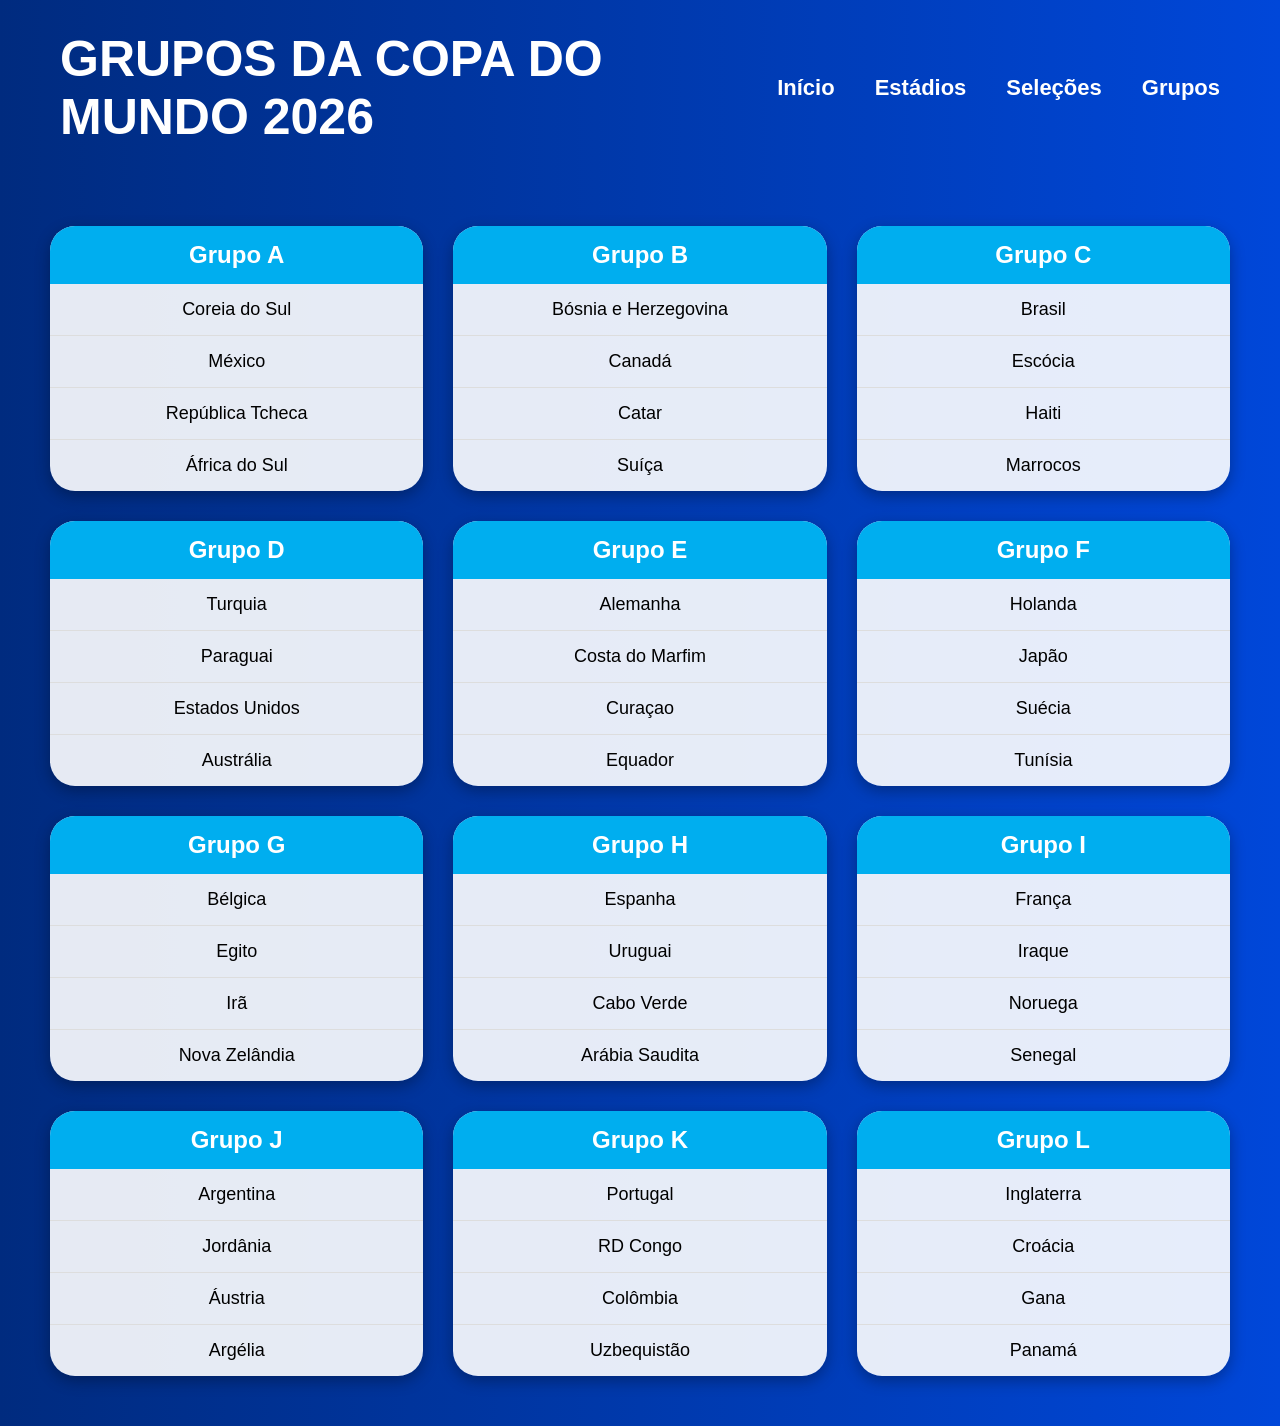
<file: site completo/grupos.html>
<!DOCTYPE html>
<html lang="pt-br">
<head>
    <meta charset="UTF-8">
    <meta name="viewport" content="width=device-width, initial-scale=1.0">
    <title>Grupos da Copa do Mundo 2026</title>
    <link rel="stylesheet" href="grupos.css">
</head>
<body>

<header>

    <h1>GRUPOS DA COPA DO MUNDO 2026</h1>

    <nav>
        <a href="index.html">Início</a>
        <a href="estadios.html">Estádios</a>
        <a href="selecoes.html">Seleções</a>
        <a href="grupos.html">Grupos</a>
    </nav>

</header>

<div class="grupos">

    <div class="grupo">
        <h2>Grupo A</h2>
        <ul>
            <li>Coreia do Sul</li>
            <li>México</li>
            <li>República Tcheca</li>
            <li>África do Sul</li>
        </ul>
    </div>

    <div class="grupo">
        <h2>Grupo B</h2>
        <ul>
            <li>Bósnia e Herzegovina</li>
            <li>Canadá</li>
            <li>Catar</li>
            <li>Suíça</li>
        </ul>
    </div>

    <div class="grupo">
        <h2>Grupo C</h2>
        <ul>
            <li>Brasil</li>
            <li>Escócia</li>
            <li>Haiti</li>
            <li>Marrocos</li>
        </ul>
    </div>

    <div class="grupo">
        <h2>Grupo D</h2>
        <ul>
            <li>Turquia</li>
            <li>Paraguai</li>
            <li>Estados Unidos</li>
            <li>Austrália</li>
        </ul>
    </div>

    <div class="grupo">
        <h2>Grupo E</h2>
        <ul>
            <li>Alemanha</li>
            <li>Costa do Marfim</li>
            <li>Curaçao</li>
            <li>Equador</li>
        </ul>
    </div>

    <div class="grupo">
        <h2>Grupo F</h2>
        <ul>
            <li>Holanda</li>
            <li>Japão</li>
            <li>Suécia</li>
            <li>Tunísia</li>
        </ul>
    </div>

    <div class="grupo">
        <h2>Grupo G</h2>
        <ul>
            <li>Bélgica</li>
            <li>Egito</li>
            <li>Irã</li>
            <li>Nova Zelândia</li>
        </ul>
    </div>

    <div class="grupo">
        <h2>Grupo H</h2>
        <ul>
            <li>Espanha</li>
            <li>Uruguai</li>
            <li>Cabo Verde</li>
            <li>Arábia Saudita</li>
        </ul>
    </div>

    <div class="grupo">
        <h2>Grupo I</h2>
        <ul>
            <li>França</li>
            <li>Iraque</li>
            <li>Noruega</li>
            <li>Senegal</li>
        </ul>
    </div>

    <div class="grupo">
        <h2>Grupo J</h2>
        <ul>
            <li>Argentina</li>
            <li>Jordânia</li>
            <li>Áustria</li>
            <li>Argélia</li>
        </ul>
    </div>

    <div class="grupo">
        <h2>Grupo K</h2>
        <ul>
            <li>Portugal</li>
            <li>RD Congo</li>
            <li>Colômbia</li>
            <li>Uzbequistão</li>
        </ul>
    </div>

    <div class="grupo">
        <h2>Grupo L</h2>
        <ul>
            <li>Inglaterra</li>
            <li>Croácia</li>
            <li>Gana</li>
            <li>Panamá</li>
        </ul>
    </div>

</div>

</body>
</html>
</file>
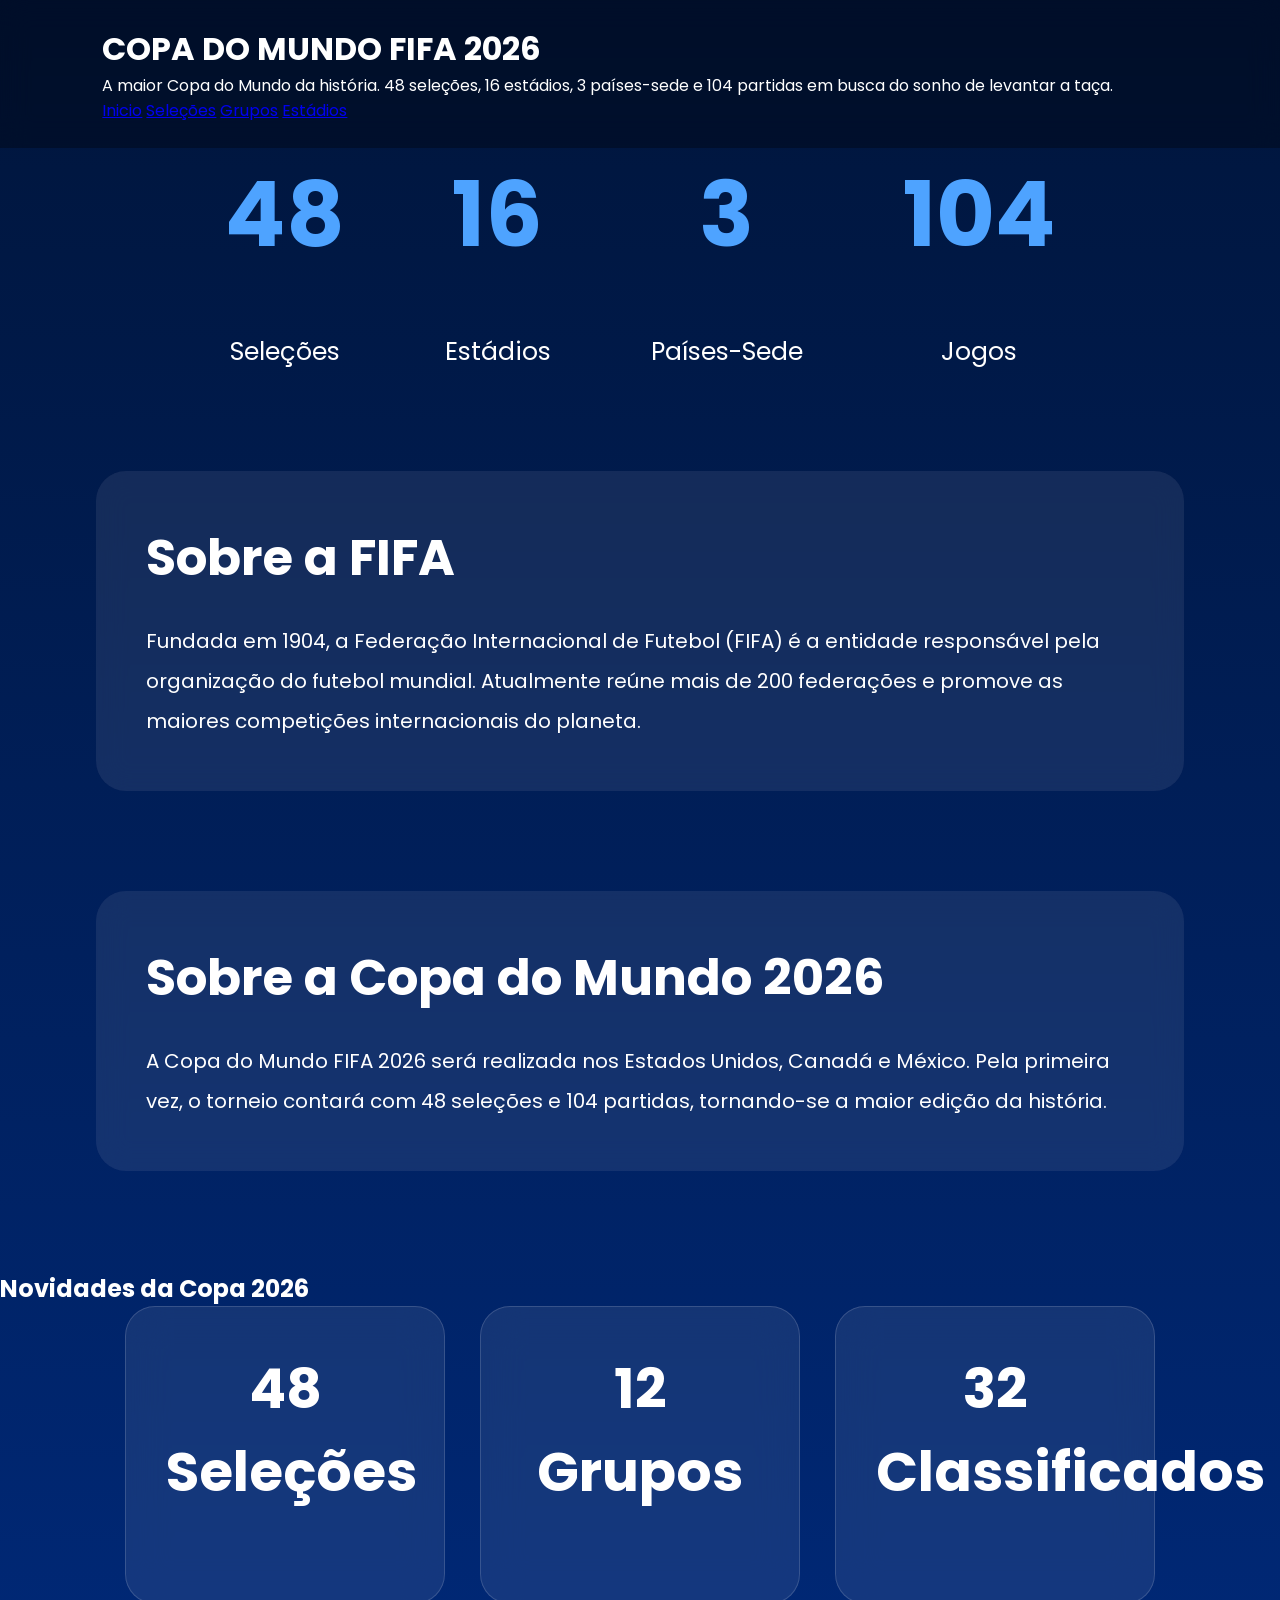
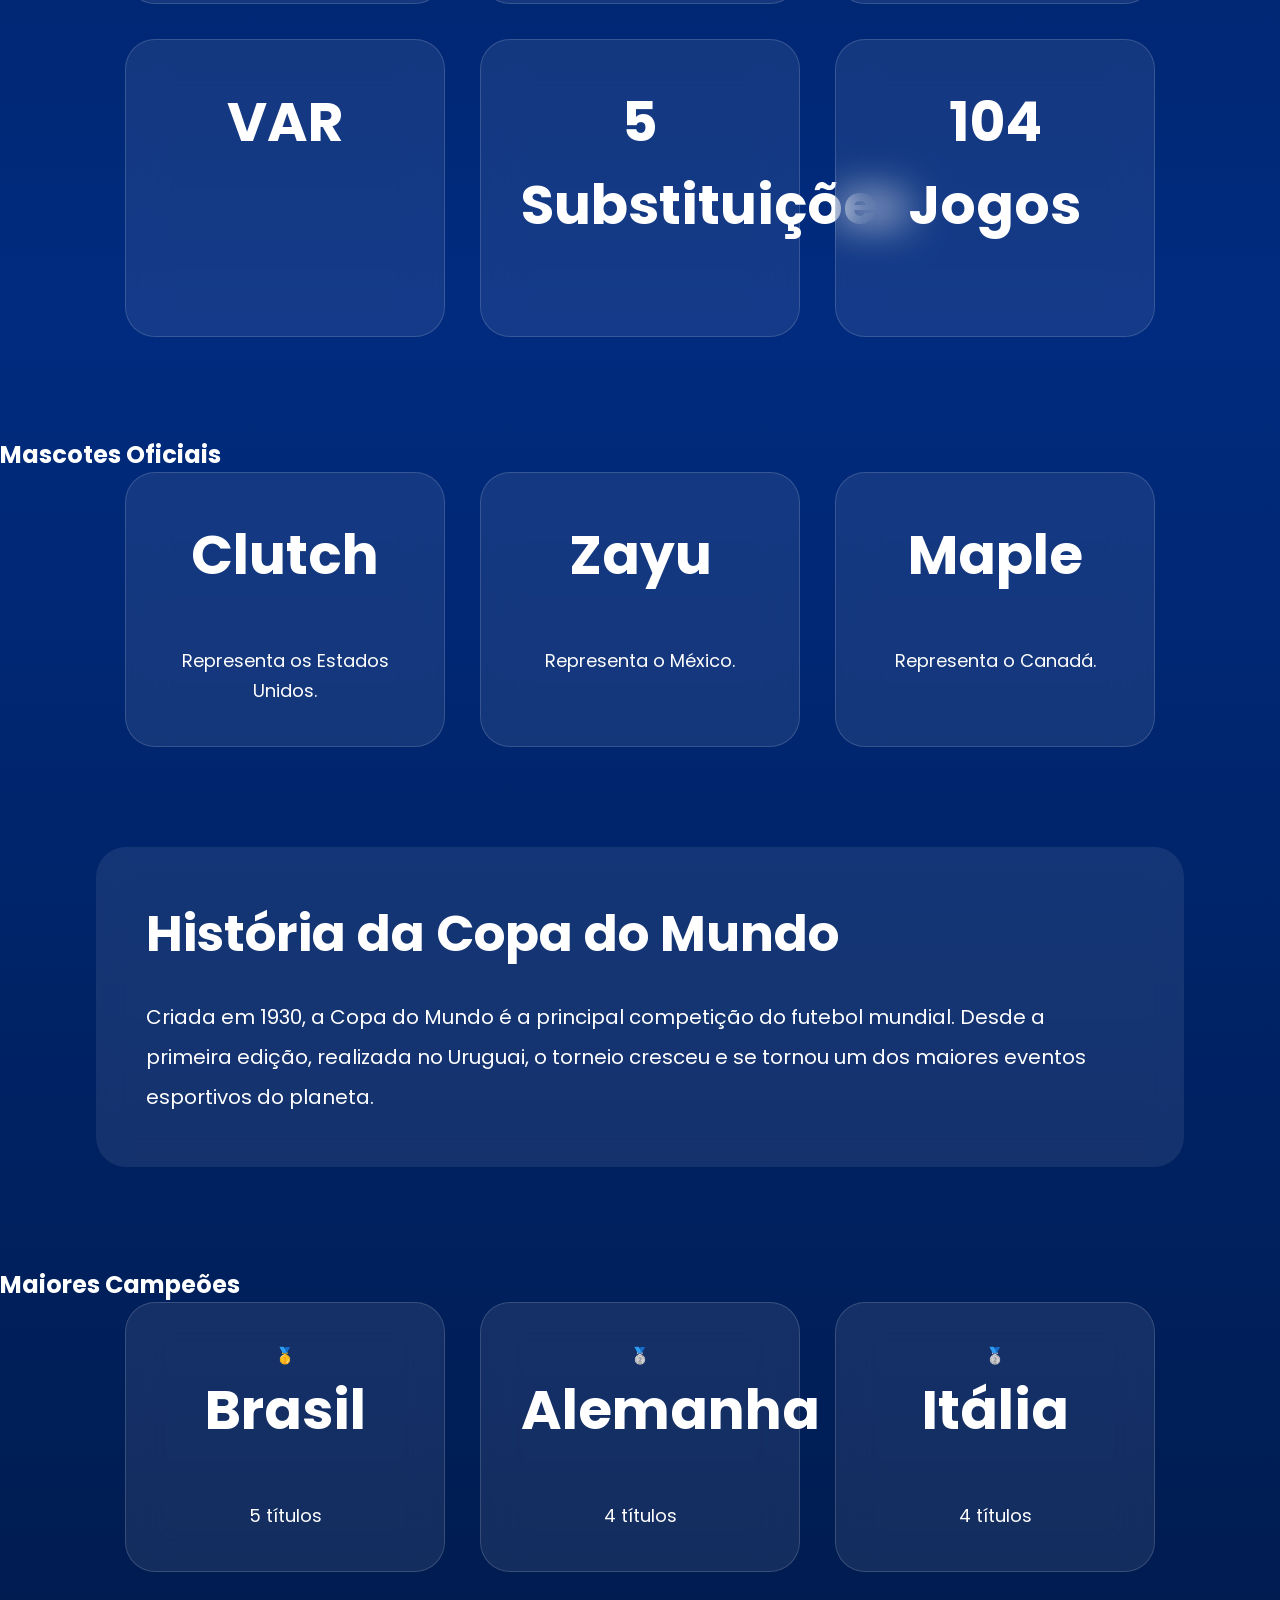
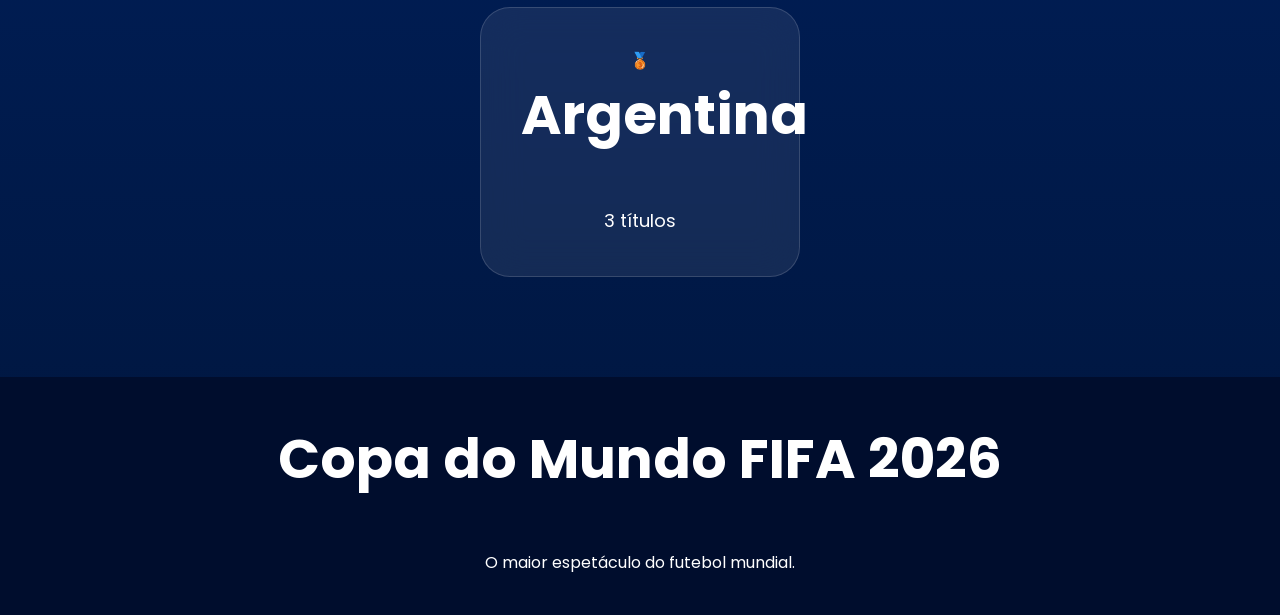
<file: site completo/inicio.html>
<!DOCTYPE html>
<html lang="pt-br">
<head>
    <meta charset="UTF-8">
    <meta name="viewport" content="width=device-width, initial-scale=1.0">
    <title>Copa do Mundo FIFA 2026</title>
    <link rel="stylesheet" href="inicio.css">

    <link rel="preconnect" href="https://fonts.googleapis.com">
    <link rel="preconnect" href="https://fonts.gstatic.com" crossorigin>
    <link href="https://fonts.googleapis.com/css2?family=Poppins:wght@300;400;600;700;800&display=swap" rel="stylesheet">
</head>
<body>

<header class="banner">
    <div class="conteudo-banner">
        <h1>COPA DO MUNDO FIFA 2026</h1>

        <p>
            A maior Copa do Mundo da história. 48 seleções, 16 estádios,
            3 países-sede e 104 partidas em busca do sonho de levantar a taça.
        </p>

        <div class="botoes">
            <a href="inicio.html">Inicio</a>
            <a href="selecoes.html">Seleções</a>
            <a href="grupos.html">Grupos</a>
            <a href="estadios.html">Estádios</a>
        </div>
    </div>
</header>

<section class="estatisticas">

    <div class="numero">
        <h2>48</h2>
        <span>Seleções</span>
    </div>

    <div class="numero">
        <h2>16</h2>
        <span>Estádios</span>
    </div>

    <div class="numero">
        <h2>3</h2>
        <span>Países-Sede</span>
    </div>

    <div class="numero">
        <h2>104</h2>
        <span>Jogos</span>
    </div>

</section>

<section class="caixa">
    <h1> Sobre a FIFA</h1>

    <p>
        Fundada em 1904, a Federação Internacional de Futebol (FIFA) é a entidade responsável pela organização do futebol mundial. Atualmente reúne mais de 200 federações e promove as maiores competições internacionais do planeta.
    </p>
</section>

<section class="caixa">
    <h1> Sobre a Copa do Mundo 2026</h1>

    <p>
        A Copa do Mundo FIFA 2026 será realizada nos Estados Unidos, Canadá e México. Pela primeira vez, o torneio contará com 48 seleções e 104 partidas, tornando-se a maior edição da história.
    </p>
</section>

<section>

    <h1 class="titulo"> Novidades da Copa 2026</h1>

    <div class="cards">

        <div class="card"><h2>48 Seleções</h2></div>

        <div class="card"><h2>12 Grupos</h2></div>

        <div class="card"><h2>32 Classificados</h2></div>

        <div class="card"><h2>VAR</h2></div>

        <div class="card"><h2>5 Substituições</h2></div>

        <div class="card"><h2>104 Jogos</h2></div>

    </div>

</section>

<section>

    <h1 class="titulo">Mascotes Oficiais</h1>

    <div class="cards">

        <div class="card">
            
            <h2>Clutch</h2>
            <p>Representa os Estados Unidos.</p>
        </div>

        <div class="card">
            
            <h2>Zayu</h2>
            <p>Representa o México.</p>
        </div>

        <div class="card">
            
            <h2>Maple</h2>
            <p>Representa o Canadá.</p>
        </div>

    </div>

</section>

<section class="caixa">

    <h1>História da Copa do Mundo</h1>

    <p>
        Criada em 1930, a Copa do Mundo é a principal competição do futebol mundial. Desde a primeira edição, realizada no Uruguai, o torneio cresceu e se tornou um dos maiores eventos esportivos do planeta.
    </p>

</section>

<section>

    <h1 class="titulo"> Maiores Campeões</h1>

    <div class="cards">

        <div class="card">
            🥇
            <h2>Brasil</h2>
            <p>5 títulos</p>
        </div>

        <div class="card">
            🥈
            <h2>Alemanha</h2>
            <p>4 títulos</p>
        </div>

        <div class="card">
            🥈
            <h2>Itália</h2>
            <p>4 títulos</p>
        </div>

        <div class="card">
            🥉
            <h2>Argentina</h2>
            <p>3 títulos</p>
        </div>

    </div>

</section>

<footer>

    <h2>Copa do Mundo FIFA 2026</h2>

    <p>
        O maior espetáculo do futebol mundial.
    </p>

</footer>

</body>
</html>
</file>
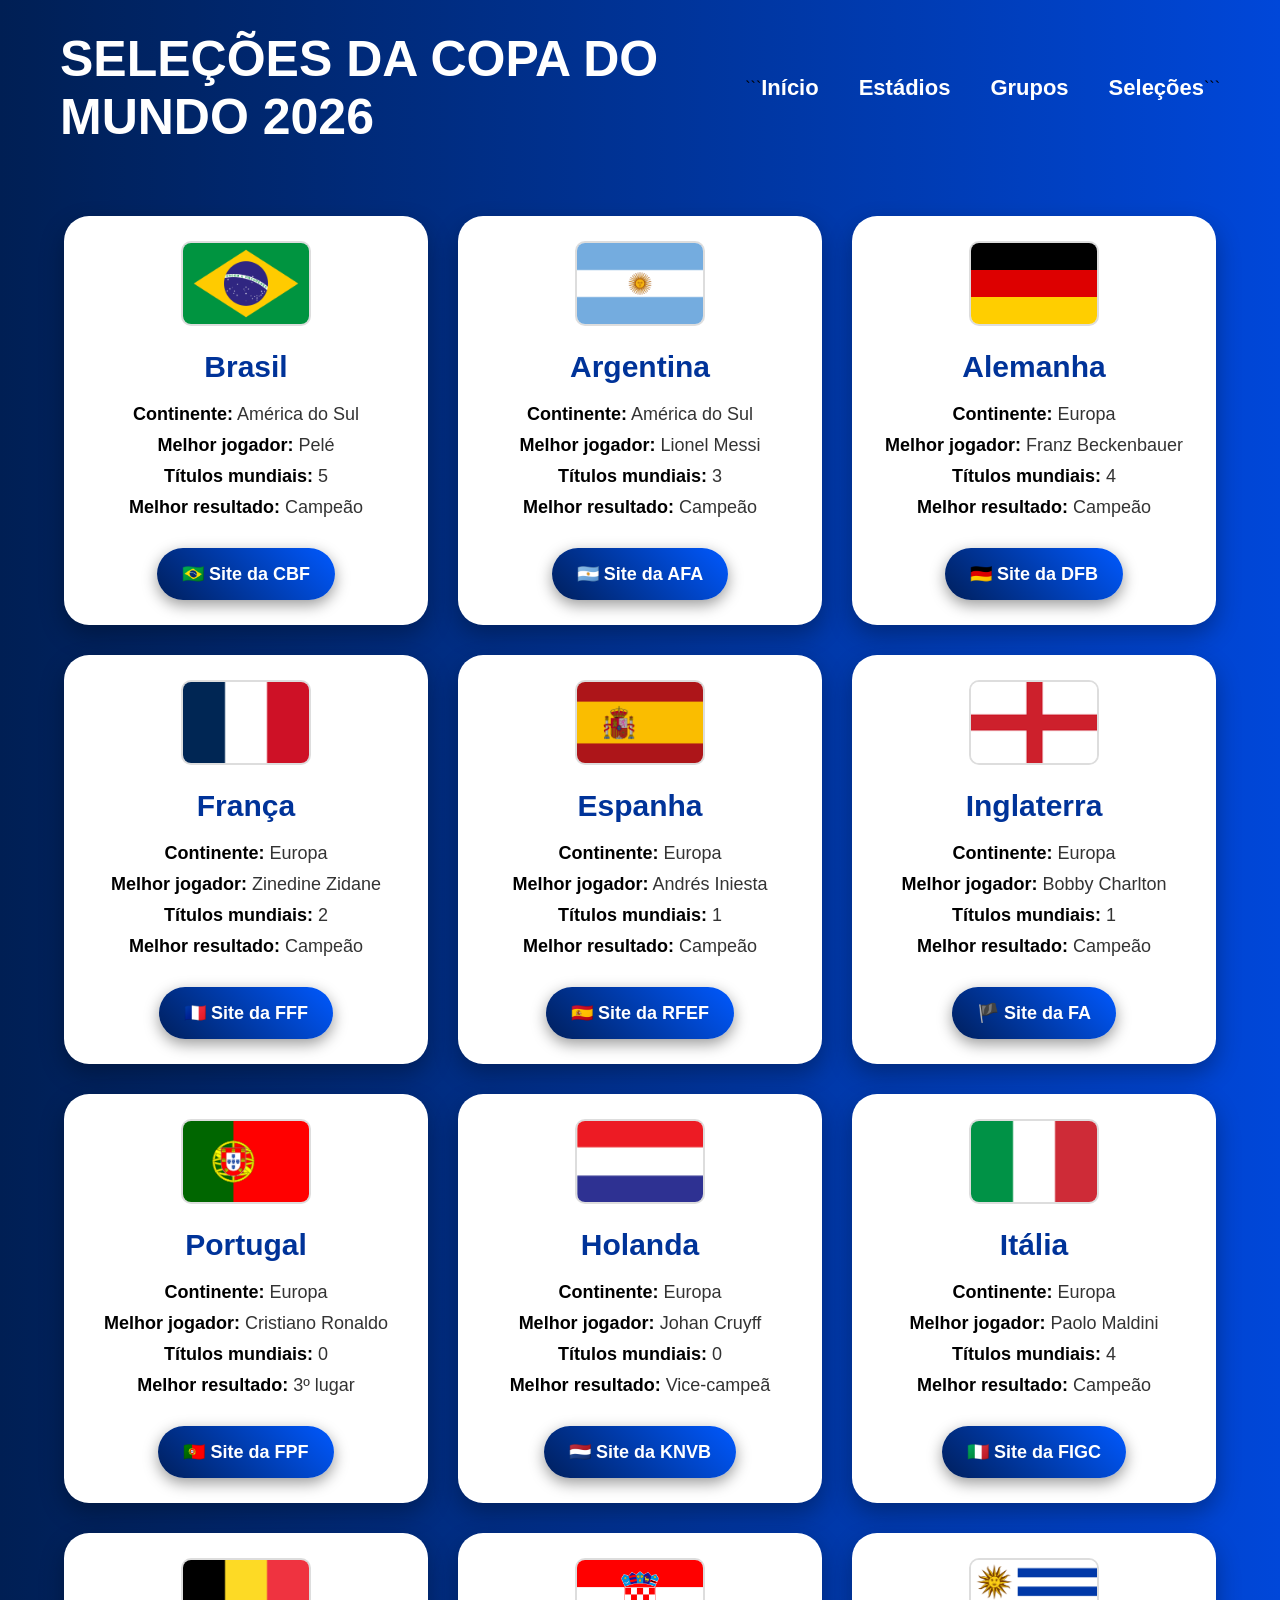
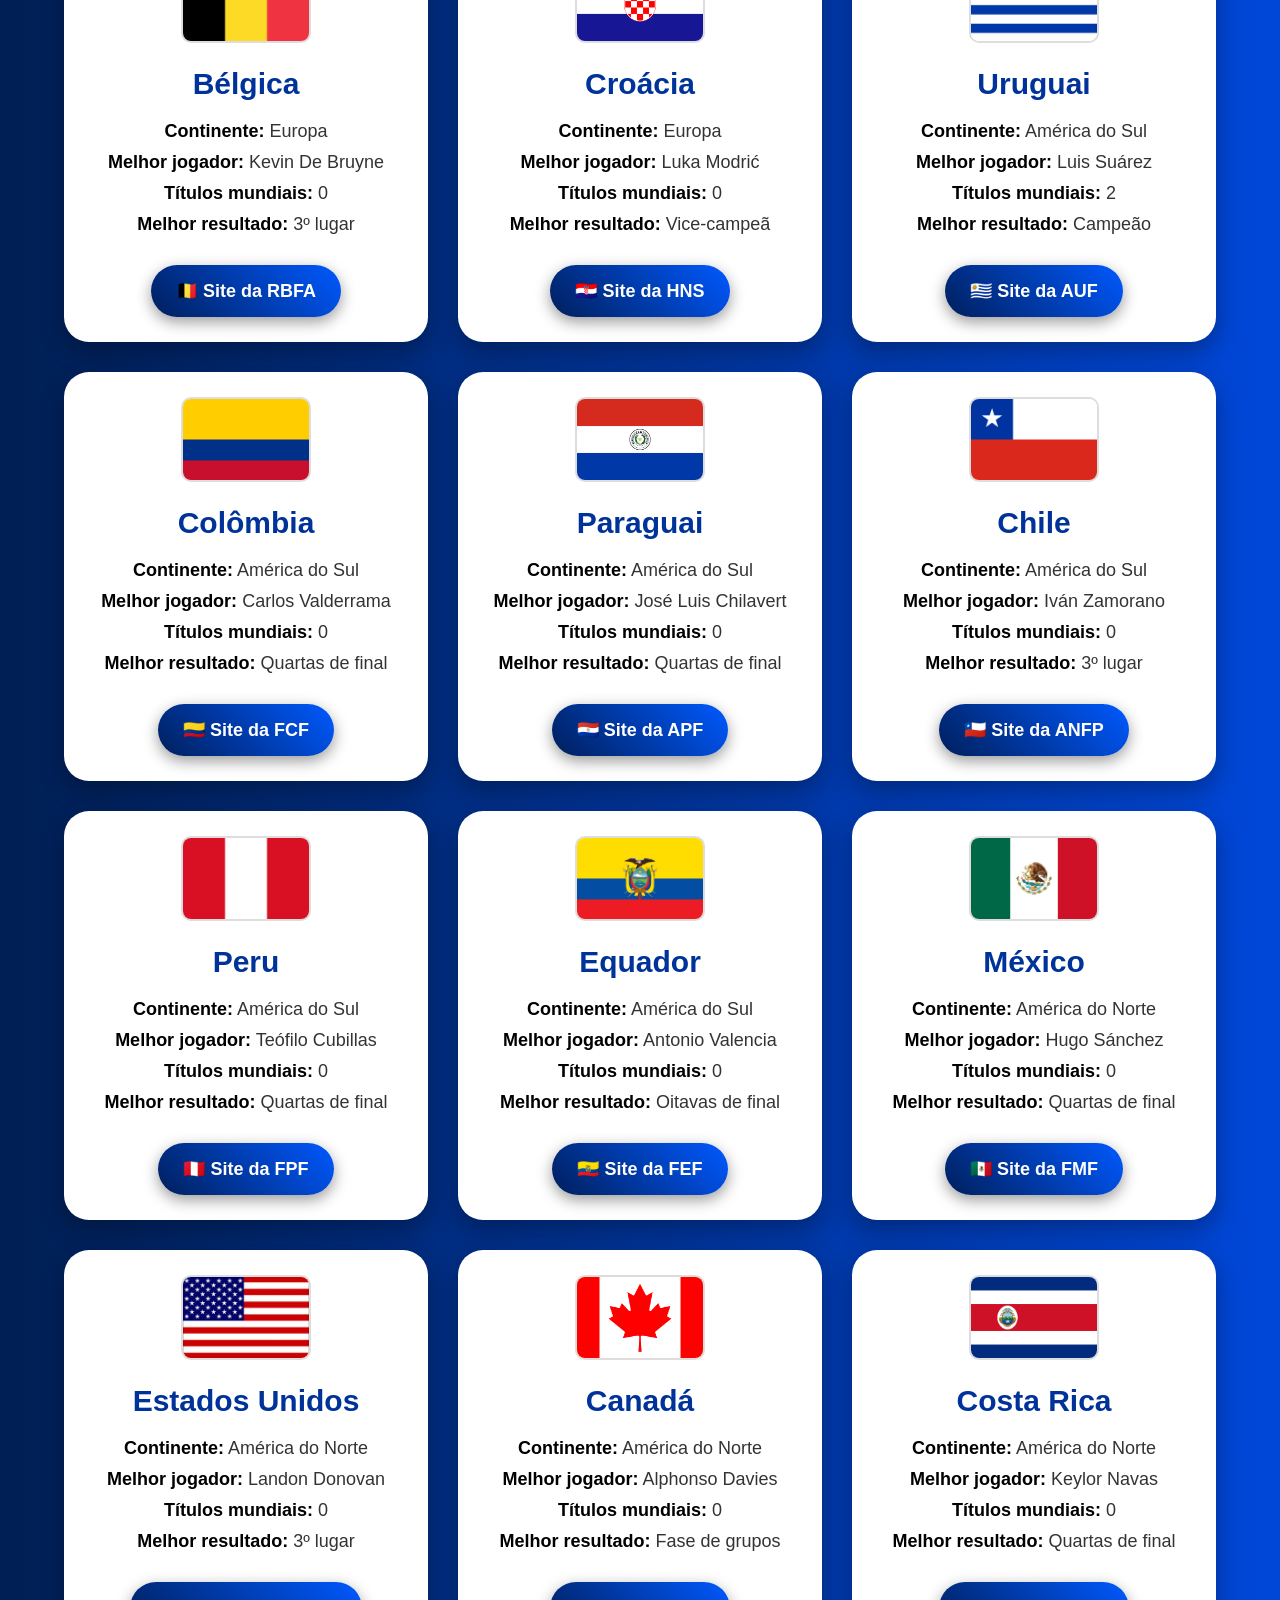
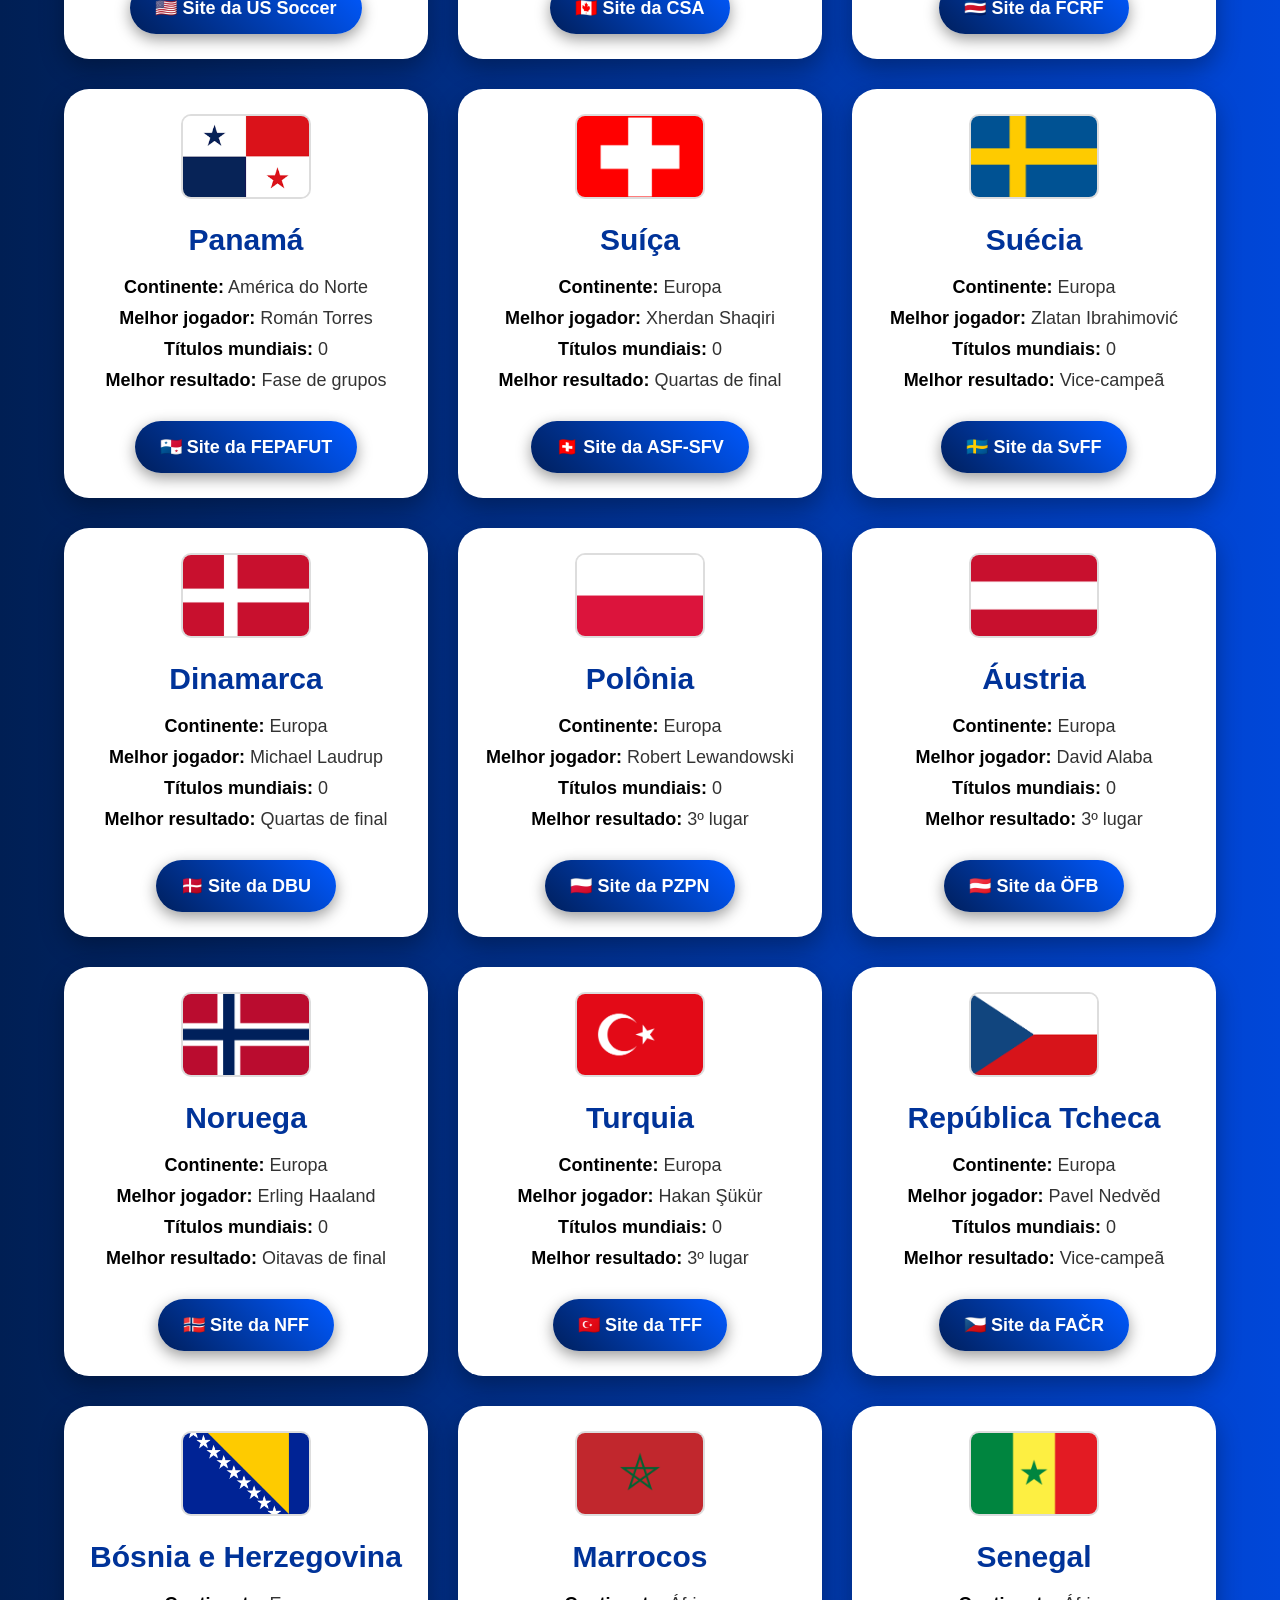
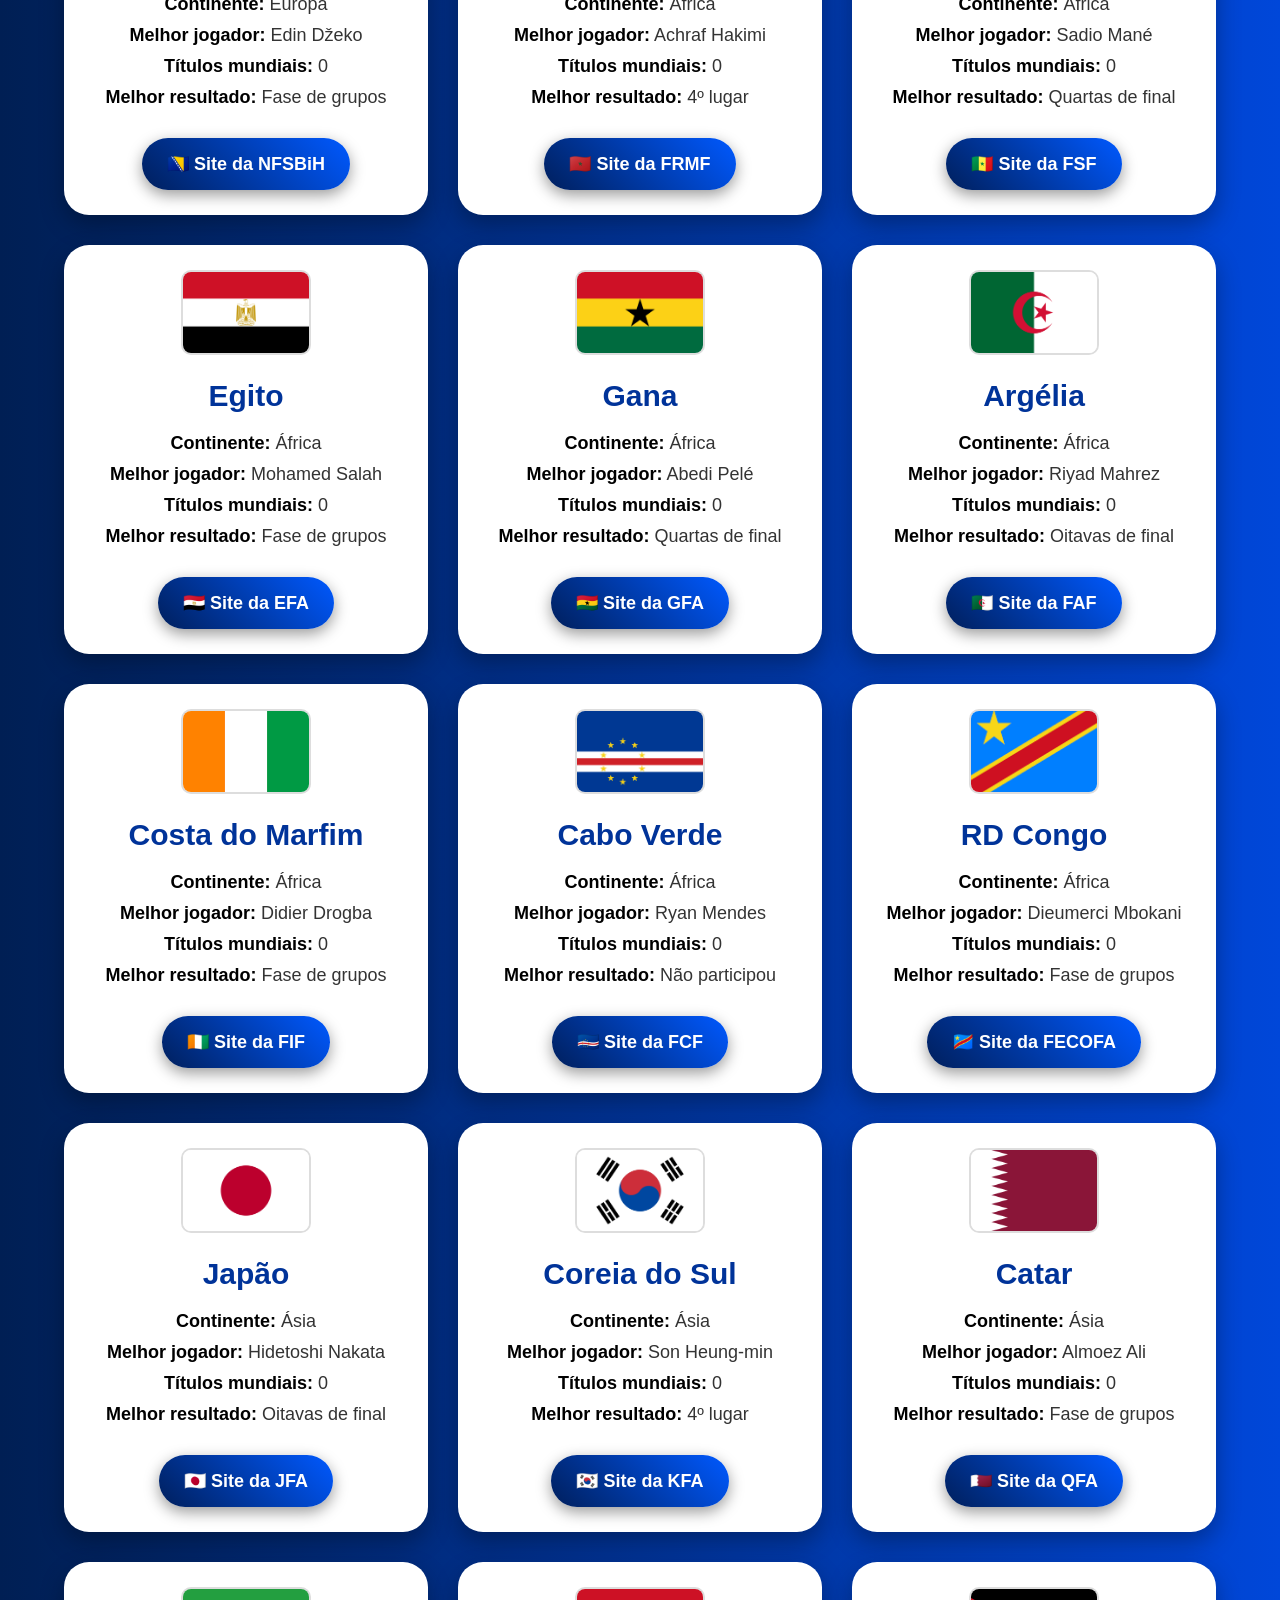
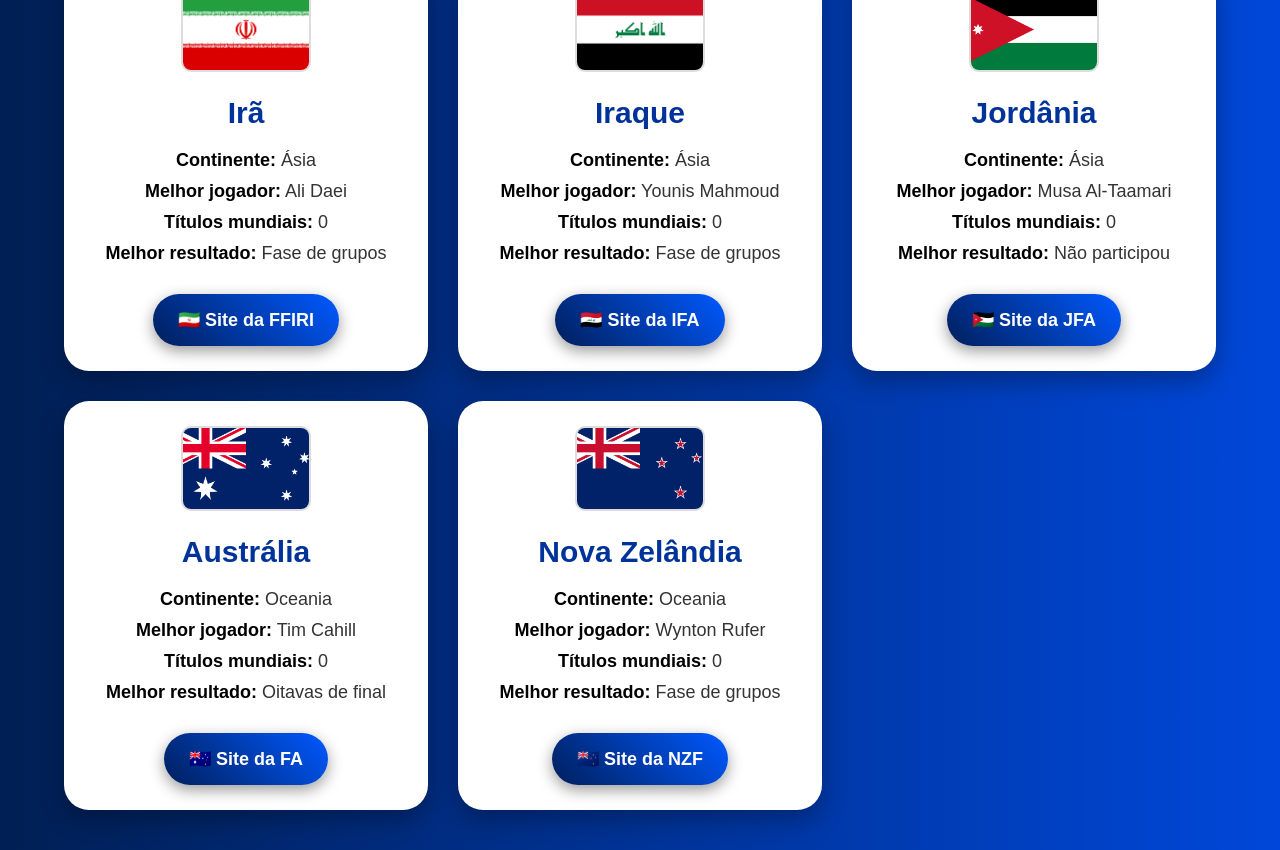
<file: site completo/selecoes.html>
<!DOCTYPE html>

<html lang="pt-br">
<head>
    <meta charset="UTF-8">
    <meta name="viewport" content="width=device-width, initial-scale=1.0">
    <title>Seleções da Copa do Mundo 2026</title>
    <link rel="stylesheet" href="selecoes.css">
</head>
<body>

<header>
    <div class="logo">
        <h1>SELEÇÕES DA COPA DO MUNDO 2026</h1>
    </div>

```
<nav>
    <a href="index.html">Início</a>
    <a href="estadios.html">Estádios</a>
    <a href="grupos.html">Grupos</a>
    <a href="selecoes.html">Seleções</a>
</nav>
```

</header>

<section class="selecoes">

<!-- BRASIL -->

<div class="card-selecao">
<img src="BR.webp" alt="Brasil">
<h2>Brasil</h2>
<p><strong>Continente:</strong> América do Sul</p>
<p><strong>Melhor jogador:</strong> Pelé</p>
<p><strong>Títulos mundiais:</strong> 5</p>
<p><strong>Melhor resultado:</strong> Campeão</p>
<a class="botao-site" href="https://www.cbf.com.br" target="_blank">🇧🇷 Site da CBF</a>
</div>

<!-- ARGENTINA -->

<div class="card-selecao">
<img src="ar.png" alt="Argentina">
<h2>Argentina</h2>
<p><strong>Continente:</strong> América do Sul</p>
<p><strong>Melhor jogador:</strong> Lionel Messi</p>
<p><strong>Títulos mundiais:</strong> 3</p>
<p><strong>Melhor resultado:</strong> Campeão</p>
<a class="botao-site" href="https://www.afa.com.ar" target="_blank">🇦🇷 Site da AFA</a>
</div>

<!-- ALEMANHA -->

<div class="card-selecao">
<img src="Alemanha.webp" alt="Alemanha">
<h2>Alemanha</h2>
<p><strong>Continente:</strong> Europa</p>
<p><strong>Melhor jogador:</strong> Franz Beckenbauer</p>
<p><strong>Títulos mundiais:</strong> 4</p>
<p><strong>Melhor resultado:</strong> Campeão</p>
<a class="botao-site" href="https://www.dfb.de" target="_blank">🇩🇪 Site da DFB</a>
</div>

<!-- FRANÇA -->

<div class="card-selecao">
<img src="França.webp" alt="França">
<h2>França</h2>
<p><strong>Continente:</strong> Europa</p>
<p><strong>Melhor jogador:</strong> Zinedine Zidane</p>
<p><strong>Títulos mundiais:</strong> 2</p>
<p><strong>Melhor resultado:</strong> Campeão</p>
<a class="botao-site" href="https://www.fff.fr" target="_blank">🇫🇷 Site da FFF</a>
</div>

<!-- ESPANHA -->

<div class="card-selecao">
<img src="es.webp" alt="Espanha">
<h2>Espanha</h2>
<p><strong>Continente:</strong> Europa</p>
<p><strong>Melhor jogador:</strong> Andrés Iniesta</p>
<p><strong>Títulos mundiais:</strong> 1</p>
<p><strong>Melhor resultado:</strong> Campeão</p>
<a class="botao-site" href="https://rfef.es" target="_blank">🇪🇸 Site da RFEF</a>
</div>

<!-- INGLATERRA -->

<div class="card-selecao">
<img src="inglatera.png" alt="Inglaterra">
<h2>Inglaterra</h2>
<p><strong>Continente:</strong> Europa</p>
<p><strong>Melhor jogador:</strong> Bobby Charlton</p>
<p><strong>Títulos mundiais:</strong> 1</p>
<p><strong>Melhor resultado:</strong> Campeão</p>
<a class="botao-site" href="https://www.englandfootball.com" target="_blank">🏴 Site da FA</a>
</div>

<!-- PORTUGAL -->

<div class="card-selecao">
<img src="portugal.webp" alt="Portugal">
<h2>Portugal</h2>
<p><strong>Continente:</strong> Europa</p>
<p><strong>Melhor jogador:</strong> Cristiano Ronaldo</p>
<p><strong>Títulos mundiais:</strong> 0</p>
<p><strong>Melhor resultado:</strong> 3º lugar</p>
<a class="botao-site" href="https://www.fpf.pt" target="_blank">🇵🇹 Site da FPF</a>
</div>

<!-- HOLANDA -->

<div class="card-selecao">
<img src="holanda.png" alt="Holanda">
<h2>Holanda</h2>
<p><strong>Continente:</strong> Europa</p>
<p><strong>Melhor jogador:</strong> Johan Cruyff</p>
<p><strong>Títulos mundiais:</strong> 0</p>
<p><strong>Melhor resultado:</strong> Vice-campeã</p>
<a class="botao-site" href="https://www.knvb.nl" target="_blank">🇳🇱 Site da KNVB</a>
</div>
<!-- ITÁLIA -->
<div class="card-selecao">
    <img src="italia.webp" alt="Itália">
    <h2>Itália</h2>
    <p><strong>Continente:</strong> Europa</p>
    <p><strong>Melhor jogador:</strong> Paolo Maldini</p>
    <p><strong>Títulos mundiais:</strong> 4</p>
    <p><strong>Melhor resultado:</strong> Campeão</p>
    <a class="botao-site" href="https://www.figc.it" target="_blank">🇮🇹 Site da FIGC</a>
    </div>
    
    <!-- BÉLGICA -->
    <div class="card-selecao">
    <img src="belgica.webp" alt="Bélgica">
    <h2>Bélgica</h2>
    <p><strong>Continente:</strong> Europa</p>
    <p><strong>Melhor jogador:</strong> Kevin De Bruyne</p>
    <p><strong>Títulos mundiais:</strong> 0</p>
    <p><strong>Melhor resultado:</strong> 3º lugar</p>
    <a class="botao-site" href="https://www.rbfa.be" target="_blank">🇧🇪 Site da RBFA</a>
    </div>
    
    <!-- CROÁCIA -->
    <div class="card-selecao">
    <img src="croacia.webp" alt="Croácia">
    <h2>Croácia</h2>
    <p><strong>Continente:</strong> Europa</p>
    <p><strong>Melhor jogador:</strong> Luka Modrić</p>
    <p><strong>Títulos mundiais:</strong> 0</p>
    <p><strong>Melhor resultado:</strong> Vice-campeã</p>
    <a class="botao-site" href="https://hns-cff.hr" target="_blank">🇭🇷 Site da HNS</a>
    </div>
    
    <!-- URUGUAI -->
    <div class="card-selecao">
    <img src="uruguai.webp" alt="Uruguai">
    <h2>Uruguai</h2>
    <p><strong>Continente:</strong> América do Sul</p>
    <p><strong>Melhor jogador:</strong> Luis Suárez</p>
    <p><strong>Títulos mundiais:</strong> 2</p>
    <p><strong>Melhor resultado:</strong> Campeão</p>
    <a class="botao-site" href="https://www.auf.org.uy" target="_blank">🇺🇾 Site da AUF</a>
    </div>
    
    <!-- COLÔMBIA -->
    <div class="card-selecao">
    <img src="colombia.webp" alt="Colômbia">
    <h2>Colômbia</h2>
    <p><strong>Continente:</strong> América do Sul</p>
    <p><strong>Melhor jogador:</strong> Carlos Valderrama</p>
    <p><strong>Títulos mundiais:</strong> 0</p>
    <p><strong>Melhor resultado:</strong> Quartas de final</p>
    <a class="botao-site" href="https://fcf.com.co" target="_blank">🇨🇴 Site da FCF</a>
    </div>
    
    <!-- PARAGUAI -->
    <div class="card-selecao">
    <img src="paraguai.webp" alt="Paraguai">
    <h2>Paraguai</h2>
    <p><strong>Continente:</strong> América do Sul</p>
    <p><strong>Melhor jogador:</strong> José Luis Chilavert</p>
    <p><strong>Títulos mundiais:</strong> 0</p>
    <p><strong>Melhor resultado:</strong> Quartas de final</p>
    <a class="botao-site" href="https://www.apf.org.py" target="_blank">🇵🇾 Site da APF</a>
    </div>
    
    <!-- CHILE -->
    <div class="card-selecao">
    <img src="chile.webp" alt="Chile">
    <h2>Chile</h2>
    <p><strong>Continente:</strong> América do Sul</p>
    <p><strong>Melhor jogador:</strong> Iván Zamorano</p>
    <p><strong>Títulos mundiais:</strong> 0</p>
    <p><strong>Melhor resultado:</strong> 3º lugar</p>
    <a class="botao-site" href="https://www.anfp.cl" target="_blank">🇨🇱 Site da ANFP</a>
    </div>
    
    <!-- PERU -->
    <div class="card-selecao">
    <img src="peru.webp" alt="Peru">
    <h2>Peru</h2>
    <p><strong>Continente:</strong> América do Sul</p>
    <p><strong>Melhor jogador:</strong> Teófilo Cubillas</p>
    <p><strong>Títulos mundiais:</strong> 0</p>
    <p><strong>Melhor resultado:</strong> Quartas de final</p>
    <a class="botao-site" href="https://fpf.org.pe" target="_blank">🇵🇪 Site da FPF</a>
    </div>
    
    <!-- EQUADOR -->
    <div class="card-selecao">
    <img src="ecuador.webp" alt="Equador">
    <h2>Equador</h2>
    <p><strong>Continente:</strong> América do Sul</p>
    <p><strong>Melhor jogador:</strong> Antonio Valencia</p>
    <p><strong>Títulos mundiais:</strong> 0</p>
    <p><strong>Melhor resultado:</strong> Oitavas de final</p>
    <a class="botao-site" href="https://www.fef.ec" target="_blank">🇪🇨 Site da FEF</a>
    </div>
    
    <!-- MÉXICO -->
    <div class="card-selecao">
    <img src="mexico.webp" alt="México">
    <h2>México</h2>
    <p><strong>Continente:</strong> América do Norte</p>
    <p><strong>Melhor jogador:</strong> Hugo Sánchez</p>
    <p><strong>Títulos mundiais:</strong> 0</p>
    <p><strong>Melhor resultado:</strong> Quartas de final</p>
    <a class="botao-site" href="https://fmf.mx" target="_blank">🇲🇽 Site da FMF</a>
    </div>
    <!-- ESTADOS UNIDOS -->
<div class="card-selecao">
    <img src="EUA.jpg" alt="Estados Unidos">
    <h2>Estados Unidos</h2>
    <p><strong>Continente:</strong> América do Norte</p>
    <p><strong>Melhor jogador:</strong> Landon Donovan</p>
    <p><strong>Títulos mundiais:</strong> 0</p>
    <p><strong>Melhor resultado:</strong> 3º lugar</p>
    <a class="botao-site" href="https://www.ussoccer.com" target="_blank">🇺🇸 Site da US Soccer</a>
    </div>
    
    <!-- CANADÁ -->
    <div class="card-selecao">
    <img src="canada.webp" alt="Canadá">
    <h2>Canadá</h2>
    <p><strong>Continente:</strong> América do Norte</p>
    <p><strong>Melhor jogador:</strong> Alphonso Davies</p>
    <p><strong>Títulos mundiais:</strong> 0</p>
    <p><strong>Melhor resultado:</strong> Fase de grupos</p>
    <a class="botao-site" href="https://canadasoccer.com" target="_blank">🇨🇦 Site da CSA</a>
    </div>
    
    <!-- COSTA RICA -->
    <div class="card-selecao">
    <img src="costa.png" alt="Costa Rica">
    <h2>Costa Rica</h2>
    <p><strong>Continente:</strong> América do Norte</p>
    <p><strong>Melhor jogador:</strong> Keylor Navas</p>
    <p><strong>Títulos mundiais:</strong> 0</p>
    <p><strong>Melhor resultado:</strong> Quartas de final</p>
    <a class="botao-site" href="https://www.fedefutbol.com" target="_blank">🇨🇷 Site da FCRF</a>
    </div>
    
    <!-- PANAMÁ -->
    <div class="card-selecao">
    <img src="panama.png" alt="Panamá">
    <h2>Panamá</h2>
    <p><strong>Continente:</strong> América do Norte</p>
    <p><strong>Melhor jogador:</strong> Román Torres</p>
    <p><strong>Títulos mundiais:</strong> 0</p>
    <p><strong>Melhor resultado:</strong> Fase de grupos</p>
    <a class="botao-site" href="https://fepafut.com" target="_blank">🇵🇦 Site da FEPAFUT</a>
    </div>
    
    <!-- SUÍÇA -->
    <div class="card-selecao">
    <img src="suiça.webp" alt="Suíça">
    <h2>Suíça</h2>
    <p><strong>Continente:</strong> Europa</p>
    <p><strong>Melhor jogador:</strong> Xherdan Shaqiri</p>
    <p><strong>Títulos mundiais:</strong> 0</p>
    <p><strong>Melhor resultado:</strong> Quartas de final</p>
    <a class="botao-site" href="https://www.football.ch" target="_blank">🇨🇭 Site da ASF-SFV</a>
    </div>
    
    <!-- SUÉCIA -->
    <div class="card-selecao">
    <img src="suecia.webp" alt="Suécia">
    <h2>Suécia</h2>
    <p><strong>Continente:</strong> Europa</p>
    <p><strong>Melhor jogador:</strong> Zlatan Ibrahimović</p>
    <p><strong>Títulos mundiais:</strong> 0</p>
    <p><strong>Melhor resultado:</strong> Vice-campeã</p>
    <a class="botao-site" href="https://www.svenskfotboll.se" target="_blank">🇸🇪 Site da SvFF</a>
    </div>
    
    <!-- DINAMARCA -->
    <div class="card-selecao">
    <img src="dinamarca.webp" alt="Dinamarca">
    <h2>Dinamarca</h2>
    <p><strong>Continente:</strong> Europa</p>
    <p><strong>Melhor jogador:</strong> Michael Laudrup</p>
    <p><strong>Títulos mundiais:</strong> 0</p>
    <p><strong>Melhor resultado:</strong> Quartas de final</p>
    <a class="botao-site" href="https://dbu.dk" target="_blank">🇩🇰 Site da DBU</a>
    </div>
    
    <!-- POLÔNIA -->
    <div class="card-selecao">
    <img src="polonia.webp" alt="Polônia">
    <h2>Polônia</h2>
    <p><strong>Continente:</strong> Europa</p>
    <p><strong>Melhor jogador:</strong> Robert Lewandowski</p>
    <p><strong>Títulos mundiais:</strong> 0</p>
    <p><strong>Melhor resultado:</strong> 3º lugar</p>
    <a class="botao-site" href="https://pzpn.pl" target="_blank">🇵🇱 Site da PZPN</a>
    </div>
    
    <!-- ÁUSTRIA -->
    <div class="card-selecao">
    <img src="austria.webp" alt="Áustria">
    <h2>Áustria</h2>
    <p><strong>Continente:</strong> Europa</p>
    <p><strong>Melhor jogador:</strong> David Alaba</p>
    <p><strong>Títulos mundiais:</strong> 0</p>
    <p><strong>Melhor resultado:</strong> 3º lugar</p>
    <a class="botao-site" href="https://www.oefb.at" target="_blank">🇦🇹 Site da ÖFB</a>
    </div>
    
    <!-- NORUEGA -->
    <div class="card-selecao">
    <img src="noruega.webp" alt="Noruega">
    <h2>Noruega</h2>
    <p><strong>Continente:</strong> Europa</p>
    <p><strong>Melhor jogador:</strong> Erling Haaland</p>
    <p><strong>Títulos mundiais:</strong> 0</p>
    <p><strong>Melhor resultado:</strong> Oitavas de final</p>
    <a class="botao-site" href="https://www.fotball.no" target="_blank">🇳🇴 Site da NFF</a>
    </div>
    <!-- TURQUIA -->
<div class="card-selecao">
    <img src="turquia.webp" alt="Turquia">
    <h2>Turquia</h2>
    <p><strong>Continente:</strong> Europa</p>
    <p><strong>Melhor jogador:</strong> Hakan Şükür</p>
    <p><strong>Títulos mundiais:</strong> 0</p>
    <p><strong>Melhor resultado:</strong> 3º lugar</p>
    <a class="botao-site" href="https://www.tff.org" target="_blank">🇹🇷 Site da TFF</a>
    </div>
    
    <!-- REPÚBLICA TCHECA -->
    <div class="card-selecao">
    <img src="tcheca.png" alt="República Tcheca">
    <h2>República Tcheca</h2>
    <p><strong>Continente:</strong> Europa</p>
    <p><strong>Melhor jogador:</strong> Pavel Nedvěd</p>
    <p><strong>Títulos mundiais:</strong> 0</p>
    <p><strong>Melhor resultado:</strong> Vice-campeã</p>
    <a class="botao-site" href="https://www.fotbal.cz" target="_blank">🇨🇿 Site da FAČR</a>
    </div>
    
    <!-- BÓSNIA E HERZEGOVINA -->
    <div class="card-selecao">
    <img src="bosnia.webp" alt="Bósnia e Herzegovina">
    <h2>Bósnia e Herzegovina</h2>
    <p><strong>Continente:</strong> Europa</p>
    <p><strong>Melhor jogador:</strong> Edin Džeko</p>
    <p><strong>Títulos mundiais:</strong> 0</p>
    <p><strong>Melhor resultado:</strong> Fase de grupos</p>
    <a class="botao-site" href="https://www.nfsbih.ba" target="_blank">🇧🇦 Site da NFSBiH</a>
    </div>
    
    <!-- MARROCOS -->
    <div class="card-selecao">
    <img src="marocos.webp" alt="Marrocos">
    <h2>Marrocos</h2>
    <p><strong>Continente:</strong> África</p>
    <p><strong>Melhor jogador:</strong> Achraf Hakimi</p>
    <p><strong>Títulos mundiais:</strong> 0</p>
    <p><strong>Melhor resultado:</strong> 4º lugar</p>
    <a class="botao-site" href="https://frmf.ma" target="_blank">🇲🇦 Site da FRMF</a>
    </div>
    
    <!-- SENEGAL -->
    <div class="card-selecao">
    <img src="senegal.webp" alt="Senegal">
    <h2>Senegal</h2>
    <p><strong>Continente:</strong> África</p>
    <p><strong>Melhor jogador:</strong> Sadio Mané</p>
    <p><strong>Títulos mundiais:</strong> 0</p>
    <p><strong>Melhor resultado:</strong> Quartas de final</p>
    <a class="botao-site" href="https://fsf.sn" target="_blank">🇸🇳 Site da FSF</a>
    </div>
    
    <!-- EGITO -->
    <div class="card-selecao">
    <img src="egito.webp" alt="Egito">
    <h2>Egito</h2>
    <p><strong>Continente:</strong> África</p>
    <p><strong>Melhor jogador:</strong> Mohamed Salah</p>
    <p><strong>Títulos mundiais:</strong> 0</p>
    <p><strong>Melhor resultado:</strong> Fase de grupos</p>
    <a class="botao-site" href="https://efa.eg" target="_blank">🇪🇬 Site da EFA</a>
    </div>
    
    <!-- GANA -->
    <div class="card-selecao">
    <img src="gana.webp" alt="Gana">
    <h2>Gana</h2>
    <p><strong>Continente:</strong> África</p>
    <p><strong>Melhor jogador:</strong> Abedi Pelé</p>
    <p><strong>Títulos mundiais:</strong> 0</p>
    <p><strong>Melhor resultado:</strong> Quartas de final</p>
    <a class="botao-site" href="https://ghanafa.org" target="_blank">🇬🇭 Site da GFA</a>
    </div>
    
    <!-- ARGÉLIA -->
    <div class="card-selecao">
    <img src="algeria.webp" alt="Argélia">
    <h2>Argélia</h2>
    <p><strong>Continente:</strong> África</p>
    <p><strong>Melhor jogador:</strong> Riyad Mahrez</p>
    <p><strong>Títulos mundiais:</strong> 0</p>
    <p><strong>Melhor resultado:</strong> Oitavas de final</p>
    <a class="botao-site" href="https://www.faf.dz" target="_blank">🇩🇿 Site da FAF</a>
    </div>
    
    <!-- COSTA DO MARFIM -->
    <div class="card-selecao">
    <img src="marfin.png" alt="Costa do Marfim">
    <h2>Costa do Marfim</h2>
    <p><strong>Continente:</strong> África</p>
    <p><strong>Melhor jogador:</strong> Didier Drogba</p>
    <p><strong>Títulos mundiais:</strong> 0</p>
    <p><strong>Melhor resultado:</strong> Fase de grupos</p>
    <a class="botao-site" href="https://www.fif.ci" target="_blank">🇨🇮 Site da FIF</a>
    </div>
    
    <!-- CABO VERDE -->
    <div class="card-selecao">
    <img src="cabo verde.webp" alt="Cabo Verde">
    <h2>Cabo Verde</h2>
    <p><strong>Continente:</strong> África</p>
    <p><strong>Melhor jogador:</strong> Ryan Mendes</p>
    <p><strong>Títulos mundiais:</strong> 0</p>
    <p><strong>Melhor resultado:</strong> Não participou</p>
    <a class="botao-site" href="https://fcf.cv" target="_blank">🇨🇻 Site da FCF</a>
    </div>
    
    <!-- RD CONGO -->
    <div class="card-selecao">
    <img src="congo.png" alt="RD Congo">
    <h2>RD Congo</h2>
    <p><strong>Continente:</strong> África</p>
    <p><strong>Melhor jogador:</strong> Dieumerci Mbokani</p>
    <p><strong>Títulos mundiais:</strong> 0</p>
    <p><strong>Melhor resultado:</strong> Fase de grupos</p>
    <a class="botao-site" href="https://fecofoot.cd" target="_blank">🇨🇩 Site da FECOFA</a>
    </div>
    <!-- JAPÃO -->
<div class="card-selecao">
    <img src="japao.webp" alt="Japão">
    <h2>Japão</h2>
    <p><strong>Continente:</strong> Ásia</p>
    <p><strong>Melhor jogador:</strong> Hidetoshi Nakata</p>
    <p><strong>Títulos mundiais:</strong> 0</p>
    <p><strong>Melhor resultado:</strong> Oitavas de final</p>
    <a class="botao-site" href="https://www.jfa.jp" target="_blank">🇯🇵 Site da JFA</a>
    </div>
    
    <!-- COREIA DO SUL -->
    <div class="card-selecao">
    <img src="koreia.webp" alt="Coreia do Sul">
    <h2>Coreia do Sul</h2>
    <p><strong>Continente:</strong> Ásia</p>
    <p><strong>Melhor jogador:</strong> Son Heung-min</p>
    <p><strong>Títulos mundiais:</strong> 0</p>
    <p><strong>Melhor resultado:</strong> 4º lugar</p>
    <a class="botao-site" href="https://www.kfa.or.kr" target="_blank">🇰🇷 Site da KFA</a>
    </div>
    
    <!-- CATAR -->
    <div class="card-selecao">
    <img src="catar.webp" alt="Catar">
    <h2>Catar</h2>
    <p><strong>Continente:</strong> Ásia</p>
    <p><strong>Melhor jogador:</strong> Almoez Ali</p>
    <p><strong>Títulos mundiais:</strong> 0</p>
    <p><strong>Melhor resultado:</strong> Fase de grupos</p>
    <a class="botao-site" href="https://www.qfa.qa" target="_blank">🇶🇦 Site da QFA</a>
    </div>
    
    <!-- IRÃ -->
    <div class="card-selecao">
    <img src="iran.webp" alt="Irã">
    <h2>Irã</h2>
    <p><strong>Continente:</strong> Ásia</p>
    <p><strong>Melhor jogador:</strong> Ali Daei</p>
    <p><strong>Títulos mundiais:</strong> 0</p>
    <p><strong>Melhor resultado:</strong> Fase de grupos</p>
    <a class="botao-site" href="https://ffiri.ir" target="_blank">🇮🇷 Site da FFIRI</a>
    </div>
    
    <!-- IRAQUE -->
    <div class="card-selecao">
    <img src="iraq.webp" alt="Iraque">
    <h2>Iraque</h2>
    <p><strong>Continente:</strong> Ásia</p>
    <p><strong>Melhor jogador:</strong> Younis Mahmoud</p>
    <p><strong>Títulos mundiais:</strong> 0</p>
    <p><strong>Melhor resultado:</strong> Fase de grupos</p>
    <a class="botao-site" href="https://ifa.iq" target="_blank">🇮🇶 Site da IFA</a>
    </div>
    
    <!-- JORDÂNIA -->
    <div class="card-selecao">
    <img src="jordania.webp" alt="Jordânia">
    <h2>Jordânia</h2>
    <p><strong>Continente:</strong> Ásia</p>
    <p><strong>Melhor jogador:</strong> Musa Al-Taamari</p>
    <p><strong>Títulos mundiais:</strong> 0</p>
    <p><strong>Melhor resultado:</strong> Não participou</p>
    <a class="botao-site" href="https://www.jfa.com.jo" target="_blank">🇯🇴 Site da JFA</a>
    </div>
    
    <!-- AUSTRÁLIA -->
    <div class="card-selecao">
    <img src="australia.webp" alt="Austrália">
    <h2>Austrália</h2>
    <p><strong>Continente:</strong> Oceania</p>
    <p><strong>Melhor jogador:</strong> Tim Cahill</p>
    <p><strong>Títulos mundiais:</strong> 0</p>
    <p><strong>Melhor resultado:</strong> Oitavas de final</p>
    <a class="botao-site" href="https://www.footballaustralia.com.au" target="_blank">🇦🇺 Site da FA</a>
    </div>
    
    <!-- NOVA ZELÂNDIA -->
    <div class="card-selecao">
    <img src="nova zelandia.webp" alt="Nova Zelândia">
    <h2>Nova Zelândia</h2>
    <p><strong>Continente:</strong> Oceania</p>
    <p><strong>Melhor jogador:</strong> Wynton Rufer</p>
    <p><strong>Títulos mundiais:</strong> 0</p>
    <p><strong>Melhor resultado:</strong> Fase de grupos</p>
    <a class="botao-site" href="https://www.nzfootball.co.nz" target="_blank">🇳🇿 Site da NZF</a>
    </div>
    
    </section>
    
    </body>
    </html>
</file>
<file: site completo/grupos.css>
*{
    margin: 0;
    padding: 0;
    box-sizing: border-box;
}

body{
    font-family: Arial, sans-serif;
    background: linear-gradient(to right,#002B7F,#0047D9);
    min-height: 100vh;
}

header{
    display: flex;
    justify-content: space-between;
    align-items: center;
    padding: 30px 60px;
}

header h1{
    color: white;
    font-size: 50px;
}

nav{
    display: flex;
    gap: 40px;
}

nav a{
    color: white;
    text-decoration: none;
    font-size: 22px;
    font-weight: bold;
    transition: 0.3s;
}

nav a:hover{
    color: #00d9ff;
}

.grupos{
    display: grid;
    grid-template-columns: repeat(auto-fit,minmax(280px,1fr));
    gap: 30px;
    padding: 50px;
}

.grupo{
    background: white;
    border-radius: 20px;
    overflow: hidden;
    box-shadow: 0 5px 15px rgba(0,0,0,.3);
}

.grupo h2{
    background: #00AEEF;
    color: white;
    text-align: center;
    padding: 15px;
}

.grupo ul{
    list-style: none;
}

.grupo li{
    text-align: center;
    padding: 15px;
    border-bottom: 1px solid #ddd;
    font-size: 18px;
}

.grupo li:last-child{
    border-bottom: none;
}
.grupo{
    background: rgba(255,255,255,0.9);
    border-radius: 25px;
    transition: all 0.5s ease;
    cursor: pointer;
}

.grupo:hover{
    transform: translateY(-15px) scale(1.05);
    box-shadow:
    0 20px 40px rgba(0,0,0,.4),
    0 0 30px #00bfff;
}
</file>
<file: site completo/inicio.css>
*{
    margin:0;
    padding:0;
    box-sizing:border-box;
    font-family:'Poppins',sans-serif;
}

body{
    background:linear-gradient(180deg,#00153b,#002b7f,#00153b);
    color:white;
}

/* Cabeçalho */

header{
    display:flex;
    justify-content:space-between;
    align-items:center;
    padding:25px 8%;
    position:sticky;
    top:0;
    background:rgba(0,0,0,.2);
    backdrop-filter:blur(15px);
}

.logo{
    font-size:30px;
    font-weight:700;
}

nav a{
    text-decoration:none;
    color:white;
    margin-left:30px;
    transition:.4s;
}

nav a:hover{
    color:#4ea3ff;
}

/* Banner */

.hero{
    min-height:90vh;
    display:flex;
    justify-content:center;
    align-items:center;
    text-align:center;
    padding:50px;
}

.hero h1{
    font-size:90px;
    font-weight:800;
    margin-bottom:20px;
}

.hero p{
    font-size:24px;
    margin-bottom:40px;
}

.btn{
    text-decoration:none;
    color:white;
    background:#0066ff;
    padding:18px 35px;
    border-radius:50px;
    transition:.4s;
}

.btn:hover{
    background:white;
    color:#003399;
}

/* Títulos */

h2{
    text-align:center;
    font-size:55px;
    margin-bottom:50px;
}

/* Cards */

.cards{
    display:flex;
    justify-content:center;
    flex-wrap:wrap;
    gap:35px;
    margin-bottom:100px;
}

.card{
    width:320px;
    padding:40px;
    text-align:center;

    background:rgba(255,255,255,.08);
    border:1px solid rgba(255,255,255,.15);

    backdrop-filter:blur(20px);

    border-radius:30px;

    transition:.5s;

    cursor:pointer;
}

.card:hover{
    transform:translateY(-20px) scale(1.05);

    box-shadow:
    0 0 20px #00aeff,
    0 0 40px #00aeff;
}

.card h3{
    font-size:35px;
    margin-bottom:20px;
}

.card p{
    line-height:30px;
    font-size:18px;
}

/* Estatísticas */

.estatisticas{
    display:flex;
    justify-content:center;
    gap:100px;
    flex-wrap:wrap;
    margin-bottom:100px;
}

.numero{
    text-align:center;
}

.numero h2{
    font-size:90px;
    color:#4ea3ff;
}

.numero span{
    font-size:25px;
}

/* Caixas grandes */

.caixa{
    width:85%;
    margin:auto;
    background:rgba(255,255,255,.08);
    backdrop-filter:blur(15px);
    border-radius:30px;
    padding:50px;
    margin-bottom:100px;
}

.caixa h1{
    margin-bottom:25px;
    font-size:50px;
}

.caixa p{
    font-size:20px;
    line-height:40px;
}

/* Rodapé */

footer{
    background:#000d2d;
    text-align:center;
    padding:40px;
    margin-top:100px;
}
header{
    display:flex;
    justify-content:space-between;
    align-items:center;
    padding:25px 8%;
    position:sticky;
    top:0;

    background:rgba(0,0,0,.3);
    backdrop-filter:blur(15px);

    z-index:1000;
}
nav{
    display: flex;
    gap: 15px;
}

nav a{
    text-decoration: none;
    color: white;
    font-size: 17px;
    font-weight: 600;

    padding: 12px 25px;

    border-radius: 50px;

    background: rgba(255,255,255,0.1);

    backdrop-filter: blur(10px);

    transition: all 0.4s ease;
}

nav a:hover{
    background: linear-gradient(45deg,#009dff,#004cff);

    transform: translateY(-5px);

    box-shadow:
    0 10px 20px rgba(0,0,0,.3),
    0 0 20px rgba(0,157,255,.8);
}
</file>
<file: site completo/selecoes.css>
/* RESET */
*{
    margin:0;
    padding:0;
    box-sizing:border-box;
}

/* CORPO DA PÁGINA */
body{
    font-family: Arial, sans-serif;
    background: linear-gradient(to right, #001F54, #0047D9);
    min-height:100vh;
}

/* CABEÇALHO */
header{
    display:flex;
    justify-content:space-between;
    align-items:center;
    padding:30px 60px;
}

/* TÍTULO */
.logo h1{
    color:white;
    font-size:50px;
}

/* MENU */
nav{
    display:flex;
    gap:40px;
}

nav a{
    color:white;
    text-decoration:none;
    font-size:22px;
    font-weight:bold;
    transition:0.3s;
}

nav a:hover{
    color:#00d9ff;
}

/* ÁREA DOS CARDS */
.selecoes{
    width:90%;
    margin:40px auto;

    display:grid;
    grid-template-columns:repeat(auto-fit, minmax(320px,1fr));

    gap:30px;
}

/* CARD */
.card-selecao{
    background:white;
    border-radius:20px;
    padding:25px;

    text-align:center;

    box-shadow:0 5px 15px rgba(0,0,0,0.3);

    transition:0.3s;
}

.card-selecao:hover{
    transform:translateY(-10px);
}

/* BANDEIRAS */
.card-selecao img{
    width:130px;
    height:85px;

    object-fit:cover;

    border-radius:10px;

    border:2px solid #ddd;

    margin-bottom:20px;
}

/* NOME DA SELEÇÃO */
.card-selecao h2{
    color:#003399;
    font-size:30px;
    margin-bottom:20px;
}

/* INFORMAÇÕES */
.card-selecao p{
    font-size:18px;
    color:#333;
    margin:10px 0;
}

.card-selecao strong{
    color:black;
}

/* RESPONSIVIDADE */
@media(max-width:900px){

    header{
        flex-direction:column;
        gap:20px;
    }

    .logo h1{
        font-size:35px;
        text-align:center;
    }

    nav{
        flex-wrap:wrap;
        justify-content:center;
        gap:20px;
    }

}

@media(max-width:600px){

    .logo h1{
        font-size:28px;
    }

    nav a{
        font-size:18px;
    }

    .card-selecao h2{
        font-size:24px;
    }

    .card-selecao p{
        font-size:16px;
    }

}
.botao-site{
    display:inline-block;
    margin-top:20px;
    padding:15px 25px;

    background:linear-gradient(45deg,#001f5c,#0059ff);

    color:white;
    text-decoration:none;

    font-size:18px;
    font-weight:bold;

    border-radius:50px;

    transition:.4s;

    box-shadow:0 5px 15px rgba(0,0,0,.4);
}

.botao-site:hover{

    background:linear-gradient(45deg,#00c3ff,#0066ff);

    transform:
    translateY(-8px)
    scale(1.05);

    box-shadow:
    0 0 15px #00c3ff,
    0 0 30px #00c3ff,
    0 0 50px #00c3ff;

}

.botao-site:active{
    transform:scale(.95);
}
.card-selecao{

    background:white;

    border-radius:25px;

    padding:25px;

    text-align:center;

    box-shadow:0 10px 25px rgba(0,0,0,.3);

    transition:.4s;
}

.card-selecao:hover{

    transform:
    translateY(-15px);

    box-shadow:
    0 0 20px #00bfff,
    0 0 40px #00bfff;

}
</file>
